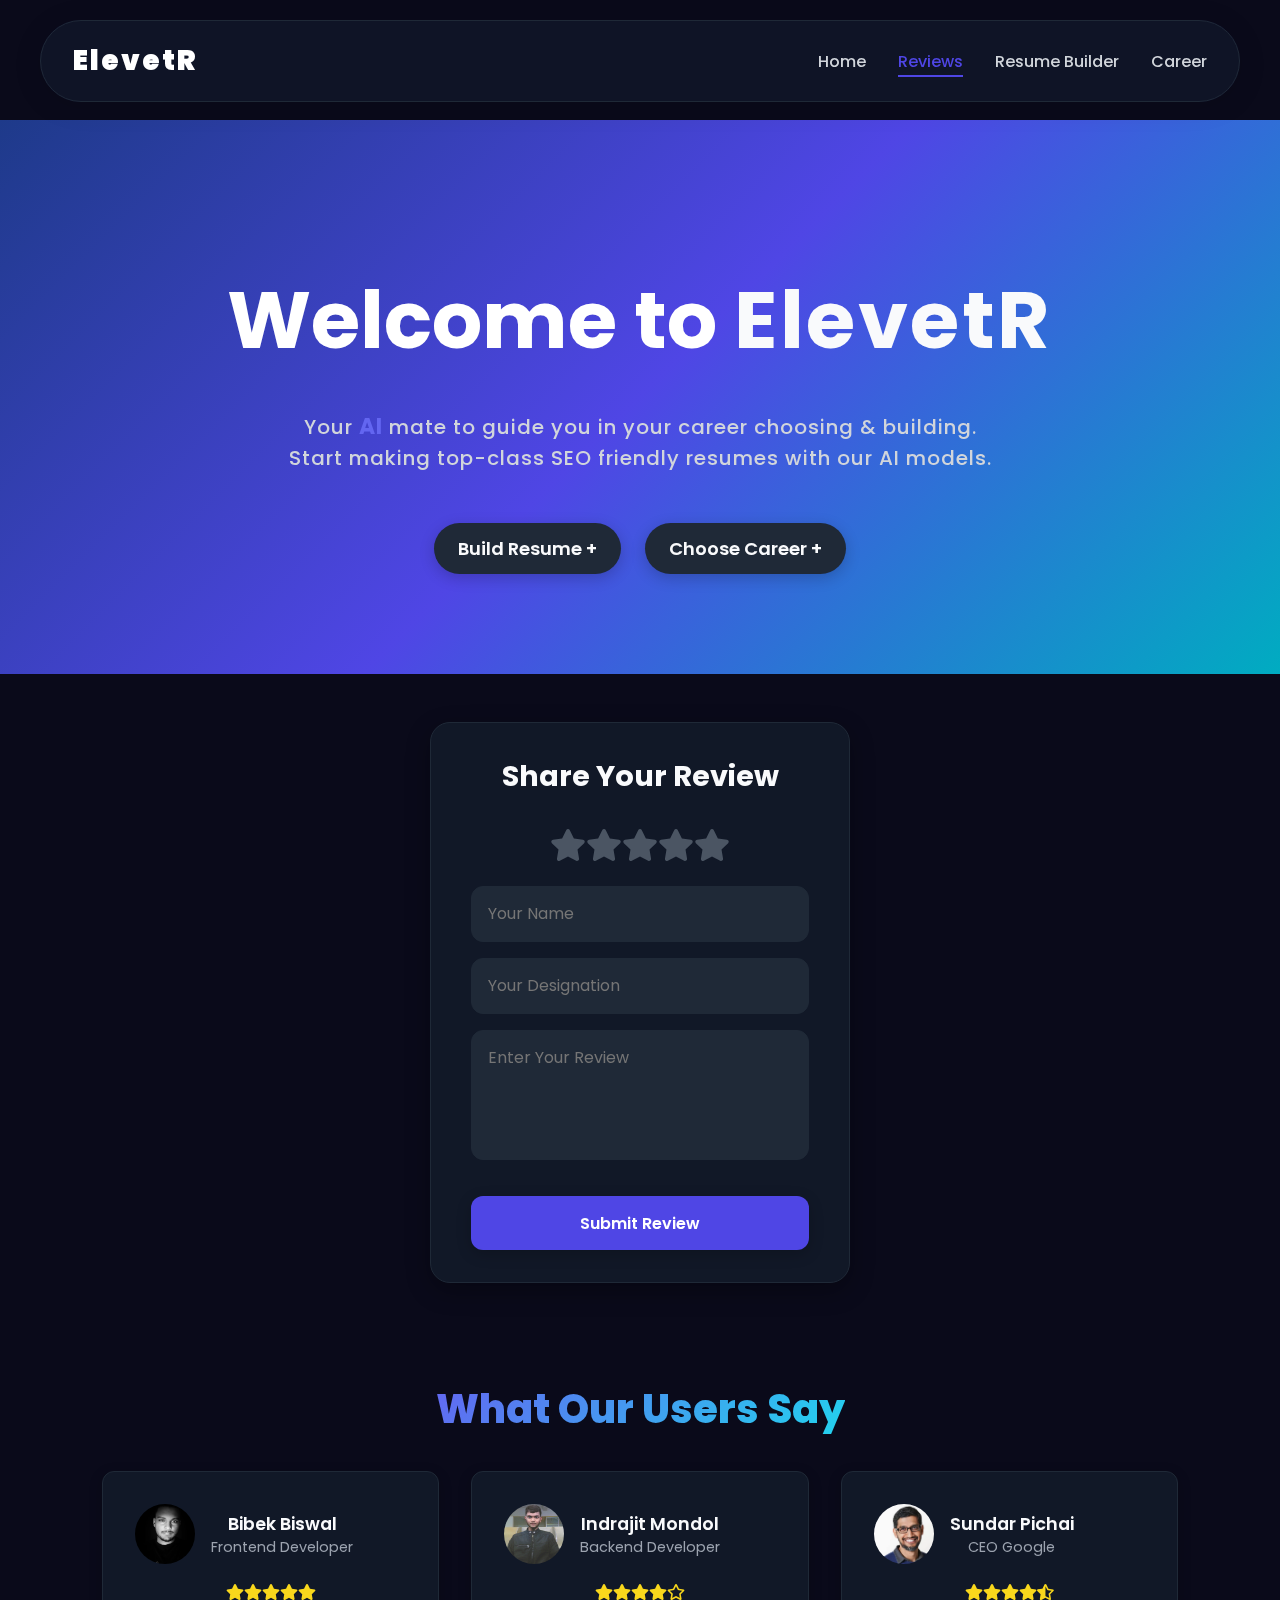
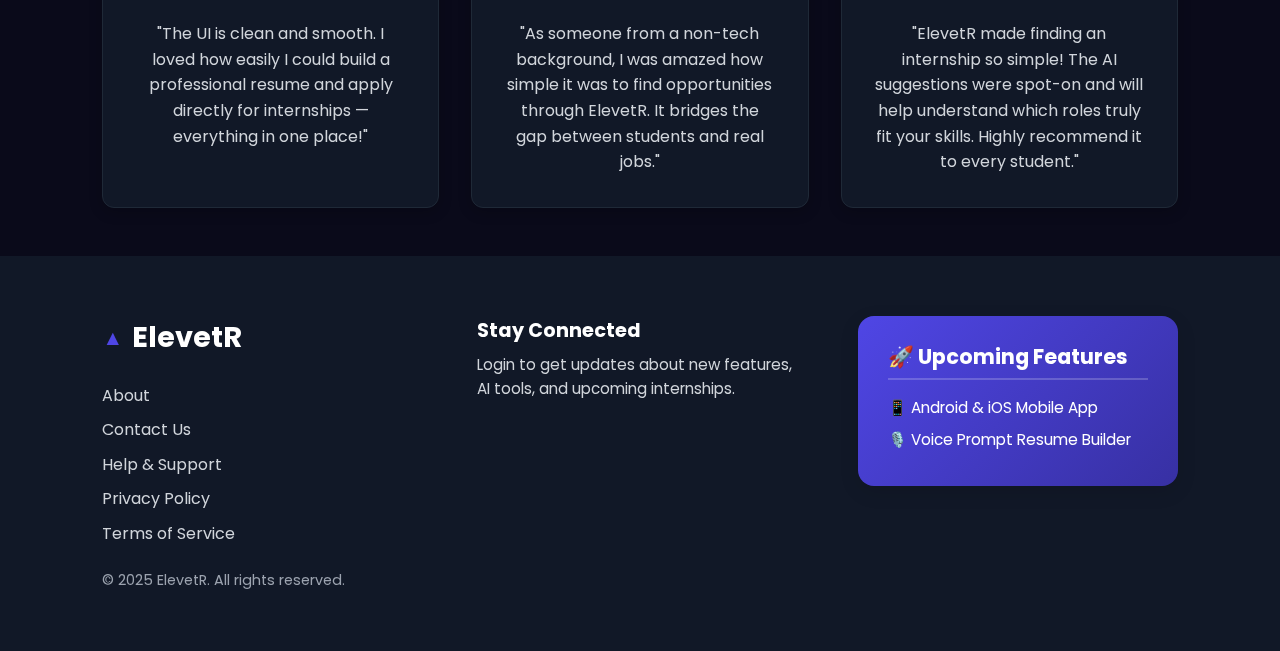
<file: ElevetR-main/HTML/review.html>
<!DOCTYPE html>
<html lang="en">

<head>
    <meta charset="UTF-8">
    <meta name="viewport" content="width=device-width, initial-scale=1.0">
    <title>User-Reviews - ElevetR</title>
    <link rel="stylesheet" href="../CSS/rev.css">
    <link rel="stylesheet" href="https://cdnjs.cloudflare.com/ajax/libs/font-awesome/5.15.3/css/all.min.css">
</head>

<body>
    <!-- nav section -->
    <nav class="navbar frosted-glass">
        <div class="nav-container">
            <div class="logo">
                ElevetR
            </div>
            <ul class="nav-links">
                <li><a href="index.html">Home</a></li>
                <li><a href="review.html" class="active">Reviews</a></li>
                <li><a href="resume.html">Resume Builder</a></li>
                <li><a href="path.html">Career</a></li>
            </ul>
        </div>
    </nav>

    <!-- Hero Section -->
    <div class="hero-section">
        <div class="hero-text">
            <h1>Welcome to <span>ElevetR</span></h1>
        </div>
        <div class="hero-para">
            <p>Your <span>AI</span> mate to guide you in your career choosing & building.<br>
                Start making top-class SEO friendly resumes with our AI models.</p>
        </div>
        <div class="hero-btns">
            <button>Build Resume +</button>
            <button>Choose Career +</button>
        </div>
    </div>

    <section class="review-main">
        <div class="review-box">
            <h2>Share Your Review</h2>
            <form>
                <div class="rating">
                    <input type="radio" id="star5" name="rating" value="5" /><label for="star5" title="5 stars"><i class="fas fa-star"></i></label>
                    <input type="radio" id="star4" name="rating" value="4" /><label for="star4" title="4 stars"><i class="fas fa-star"></i></label>
                    <input type="radio" id="star3" name="rating" value="3" /><label for="star3" title="3 stars"><i class="fas fa-star"></i></label>
                    <input type="radio" id="star2" name="rating" value="2" /><label for="star2" title="2 stars"><i class="fas fa-star"></i></label>
                    <input type="radio" id="star1" name="rating" value="1" /><label for="star1" title="1 star"><i class="fas fa-star"></i></label>
                </div>
                <input type="text" name="name" placeholder="Your Name" required>
                <input type="text" name="designation" placeholder="Your Designation">
                <textarea name="review" placeholder="Enter Your Review" rows="4" required></textarea>
                <button type="submit" class="share">Submit Review</button>
            </form>
        </div>
    </section>

    <section class="testimonials">
        <h2>What Our Users Say</h2>
        <div class="testimonial-grid">
            <div class="testimonial-card">
                <div class="testimonial-header">
                    <img src="../TEMPLATES/ME.jpeg" alt="user">
                    <div>
                        <h4>Bibek Biswal</h4>
                        <p>Frontend Developer</p>
                    </div>
                </div>
                <div class="testimonial-rating">
                    <i class="fas fa-star"></i><i class="fas fa-star"></i><i class="fas fa-star"></i><i class="fas fa-star"></i><i class="fas fa-star"></i>
                </div>
                <p class="testimonial-text">"The UI is clean and smooth. I loved how easily I could build a professional resume and apply directly for internships — everything in one place!"</p>
            </div>
            <div class="testimonial-card">
                <div class="testimonial-header">
                    <img src="../TEMPLATES/ind.jpeg" alt="user">
                    <div>
                        <h4>Indrajit Mondol</h4>
                        <p>Backend Developer</p>
                    </div>
                </div>
                <div class="testimonial-rating">
                    <i class="fas fa-star"></i><i class="fas fa-star"></i><i class="fas fa-star"></i><i class="fas fa-star"></i><i class="far fa-star"></i>
                </div>
                <p class="testimonial-text">"As someone from a non-tech background, I was amazed how simple it was to find opportunities through ElevetR. It bridges the gap between students and real jobs."</p>
            </div>
            <div class="testimonial-card">
                <div class="testimonial-header">
                    <img src="../TEMPLATES/sundar.webp" alt="user">
                    <div>
                        <h4>Sundar Pichai</h4>
                        <p>CEO Google</p>
                    </div>
                </div>
                <div class="testimonial-rating">
                    <i class="fas fa-star"></i><i class="fas fa-star"></i><i class="fas fa-star"></i><i class="fas fa-star"></i><i class="fas fa-star-half-alt"></i>
                </div>
                <p class="testimonial-text">"ElevetR made finding an internship so simple! The AI suggestions were spot-on and will help understand which roles truly fit your skills. Highly recommend it to every student."</p>
            </div>
        </div>
    </section>

    <footer class="footer">
        <div class="footer-container">
            <div class="footer-left">
                <div class="footer-logo">
                    <span class="arrow">▲</span> ElevetR
                </div>
                <ul class="footer-links">
                    <li><a href="#">About</a></li>
                    <li><a href="#">Contact Us</a></li>
                    <li><a href="#">Help & Support</a></li>
                    <li><a href="#">Privacy Policy</a></li>
                    <li><a href="#">Terms of Service</a></li>
                </ul>
                <p class="footer-note">© 2025 ElevetR. All rights reserved.</p>
            </div>
            <div class="footer-middle">
                <h3>Stay Connected</h3>
                <p>Login to get updates about new features, AI tools, and upcoming internships.</p>
                <div class="newsletter">
                </div>
            </div>
            <div class="footer-right">
                <div class="upcoming-card">
                    <h3>🚀 Upcoming Features</h3>
                    <ul>
                        <li>📱 Android & iOS Mobile App</li>
                        <li>🎙️ Voice Prompt Resume Builder</li>
                    </ul>
                </div>
            </div>
        </div>
    </footer>
</body>

</html>
</file>
<file: ElevetR-main/CSS/rev.css>
@import url('https://fonts.googleapis.com/css2?family=Poppins:wght@400;500;600&display=swap');

* {
    margin: 0;
    padding: 0;
    box-sizing: border-box;
    font-family: 'Poppins', sans-serif;
}

body {
    background-color: #0a0a1a;
    color: #f9fafc;
}

.navbar {
    width: 95%;
    max-width: 1200px;
    background-color: #111827;
    border: 1px solid #1f2937;
    box-shadow: 0 4px 30px rgba(0, 0, 0, 0.1);
    position: fixed;
    top: 20px;
    left: 50%;
    transform: translateX(-50%);
    z-index: 1000;
    border-radius: 50px;
    /* padding: 15px 30px ; */
}

.frosted-glass {
    background-color: rgba(17, 24, 39, 0.8) !important;
    -webkit-backdrop-filter: saturate(180%) blur(20px) !important;
    backdrop-filter: saturate(180%) blur(20px) !important;
}

.nav-container {
    width: 100%;
    margin: auto;
    display: flex;
    align-items: center;
    justify-content: space-between;
    height: 80px;
    padding:0 2rem;
}

.logo {
    font-size: 28px;
    font-weight: 900;
    color: #ffffff;
    cursor: pointer;
    letter-spacing: 2px;
}

.arrow {
    color: #4f46e5;
    font-size: 1.3rem;
    margin-right: 4px;
}

.nav-links {
    list-style: none;
    display: flex;
    gap: 2rem;
    font-size: 16px;
    font-weight: 700;
}

.nav-links a {
    text-decoration: none;
    color: #d1d5db;
    font-weight: 500;
    position: relative;
    transition: color 0.2s ease;
}

.nav-links a::after {
    content: "";
    position: absolute;
    left: 0;
    bottom: -4px;
    width: 0%;
    height: 2px;
    background-color: #4f46e5;
    transition: width 0.3s ease;
}

.nav-links a:hover::after {
    width: 100%;
}

.nav-links a:hover {
    color: #4f46e5;
}

.nav-links a.active {
    color: #4f46e5;
}

.nav-links a.active::after {
    width: 100%;
}

/* hero Section */
.hero-section {
    background: linear-gradient(135deg, #1e3a8a 0%, #4f46e5 50%, #00acc1 100%);
    padding: 140px 0 100px;
    text-align: center;
    color: #ffffff;
    margin-top: 120px;
    align-items: center;
}

.hero-text {
    font-size: 2.5rem;
    font-weight: 700;
    margin-bottom: 20px;
    color: #ffffff;
}

.hero-text span {
    color: #f9fafc;
    letter-spacing: 2.5px;
}

.hero-para {
    margin-top: 30px;
    font-size: 20px;
    color: #d1d5db;
    font-weight: 500;
    letter-spacing: 1px;
    text-align: center;
}

.hero-para span {
    font-size: 22px;
    color: #6366f1;
    font-weight: 700;
}

.hero-btns {
    margin-top: 30px;
    display: flex;
    justify-content: center;
    gap: 1.5em;
}

button {
    margin-top: 20px;
    padding: 12px 24px;
    font-size: 18px;
    border-radius: 50px;
    font-weight: 600;
    border: none;
    box-shadow: 0 4px 15px rgba(0, 0, 0, 0.2);
    background: #1f2937;
    color: #f9fafc;
    transition: all 0.3s ease;

}

button:hover {
    background: linear-gradient(135deg, #6366F1 0%, #22D3EE 100%);
    color: #ffffff;
    box-shadow: 0 8px 24px rgba(0, 0, 0, 0.4);
    transform: translateY(-3px);

}


/* review box */

.review-main{
    display: flex;
    justify-content: center;
    margin: 3em;
}

.review-box {
    background: #111827;
    padding: 2rem 2.5rem;
    border-radius: 20px;
    box-shadow: 0 8px 25px rgba(0,0,0,0.3);
    width: 100%;
    max-width: 420px;
    transition: transform 0.2s ease-in-out;
    border: 1px solid #1f2937;
}

.review-box:hover {
    transform: translateY(-5px);
}

.review-box h2 {
    text-align: center;
    color: #f9fafc;
    margin-bottom: 1.5rem;
    font-size: 1.8rem;
}

form {
    display: flex;
    flex-direction: column;
    gap: 1rem;
}

input, textarea {
    width: 100%;
    padding: 0.9rem 1rem;
    border-radius: 12px;
    border: 1px solid #1f2937;
    font-size: 1rem;
    outline: none;
    transition: all 0.2s ease;
    background-color: #1f2937;
    color: #f9fafc;
}

input:focus, textarea:focus {
    border-color: #4f46e5;
    box-shadow: 0 0 5px rgba(79, 70, 229, 0.6);
}

textarea {
    resize: none;
}

.share {
    background-color: #4f46e5;
    color: #fff;
    font-size: 1rem;
    border: none;
    padding: 0.9rem;
    border-radius: 12px;
    cursor: pointer;
    transition: background 0.3s ease;
}

.share:hover {
    background-color: #6366f1;
}

/* Star Rating */
.rating {
    display: flex;
    flex-direction: row-reverse;
    justify-content: center;
}

.rating input {
    display: none;
}

.rating label {
    font-size: 2rem;
    color: #4b5563;
    cursor: pointer;
    transition: color 0.2s;
}

.rating input:checked ~ label,
.rating label:hover,
.rating label:hover ~ label {
    color: #f9d71c;
}

/* Testimonials Section */
.testimonials {
    padding: 3rem 8%;
    text-align: center;
}

.testimonials h2 {
    font-size: 2.5rem;
    font-weight: 800;
    margin-bottom: 2rem;
    background: linear-gradient(135deg, #6366F1 0%, #22D3EE 100%);
    -webkit-background-clip: text;
    color: transparent;
    -webkit-text-fill-color: transparent;
    display: inline-block;
}

.testimonial-grid {
    display: grid;
    grid-template-columns: repeat(auto-fit, minmax(300px, 1fr));
    gap: 2rem;
}

.testimonial-card {
    background: #111827;
    padding: 2rem;
    border-radius: 12px;
    box-shadow: 0 4px 14px rgba(0, 0, 0, 0.2);
    transition: all 0.3s ease;
    border: 1px solid #1f2937;
}

.testimonial-card:hover {
    transform: translateY(-5px);
    box-shadow: 0 8px 24px rgba(0, 0, 0, 0.4);
}

.testimonial-header {
    display: flex;
    align-items: center;
    gap: 1rem;
    margin-bottom: 1rem;
}

.testimonial-header img {
    width: 60px;
    height: 60px;
    border-radius: 50%;
    object-fit: cover;
}

.testimonial-header h4 {
    font-size: 1.1rem;
    font-weight: 600;
    margin: 0;
    color: #f9fafc;
}

.testimonial-header p {
    font-size: 0.9rem;
    color: #9ca3af;
    margin: 0;
}

.testimonial-rating {
    margin-bottom: 1rem;
    color: #f9d71c;
}

.testimonial-text {
    font-size: 1rem;
    line-height: 1.6;
    color: #d1d5db;
}


    /* footer */
.footer {
  background-color: #111827;
  color: #f3f4f6;
  padding: 60px 8%;
  font-family: 'Poppins', sans-serif;
}

.footer-container {
  display: flex;
  justify-content: space-around;
  align-items: flex-start;
  flex-wrap: wrap;
  gap: 3rem;
}

.footer-left {
  flex: 1;
  min-width: 280px;
}

.footer-logo {
  font-size: 1.8rem;
  font-weight: 700;
  color: #ffffff;
  margin-bottom: 1.5rem;
  display: flex;
  align-items: center;
  gap: 5px;
}

.footer-logo .arrow {
  color: #4f46e5;
  font-size: 1.3rem;
}

.footer-links {
  list-style: none;
  padding: 0;
  margin-bottom: 1.5rem;
}

.footer-links li {
  margin-bottom: 0.6rem;
}

.footer-links a {
  color: #d1d5db;
  text-decoration: none;
  font-size: 1rem;
  transition: color 0.3s ease;
}

.footer-links a:hover {
  color: #4f46e5;
}

.footer-note {
  font-size: 0.9rem;
  color: #9ca3af;
  margin-top: 10px;
}

.footer-right {
  flex: 1;
  min-width: 280px;
  display: flex;
  justify-content: flex-end;
}

.upcoming-card {
  background: linear-gradient(135deg, #4f46e5 0%, #3730a3 100%);
  color: #ffffff;
  border-radius: 16px;
  padding: 25px 30px;
  width: 320px;
  box-shadow: 0 6px 20px rgba(0, 0, 0, 0.1);
  transition: transform 0.3s ease;
}

.upcoming-card:hover {
  transform: translateY(-4px);
}

.upcoming-card h3 {
  font-size: 1.3rem;
  font-weight: 700;
  margin-bottom: 1rem;
  border-bottom: 2px solid rgba(255, 255, 255, 0.2);
  padding-bottom: 6px;
}

.upcoming-card ul {
  list-style: none;
  padding: 0;
}

.upcoming-card li {
  margin-bottom: 0.6rem;
  font-size: 0.95rem;
  display: flex;
  align-items: center;
  gap: 8px;
}

/* ===== Footer Middle Column ===== */
.footer-middle {
  flex: 1;
  min-width: 280px;
  color: #f3f4f6;
}

.footer-middle h3 {
  font-size: 1.2rem;
  font-weight: 700;
  color: #ffffff;
  margin-bottom: 0.5rem;
}

.footer-middle p {
  font-size: 0.95rem;
  color: #d1d5db;
  margin-bottom: 1rem;
  line-height: 1.6;
}
</file>
